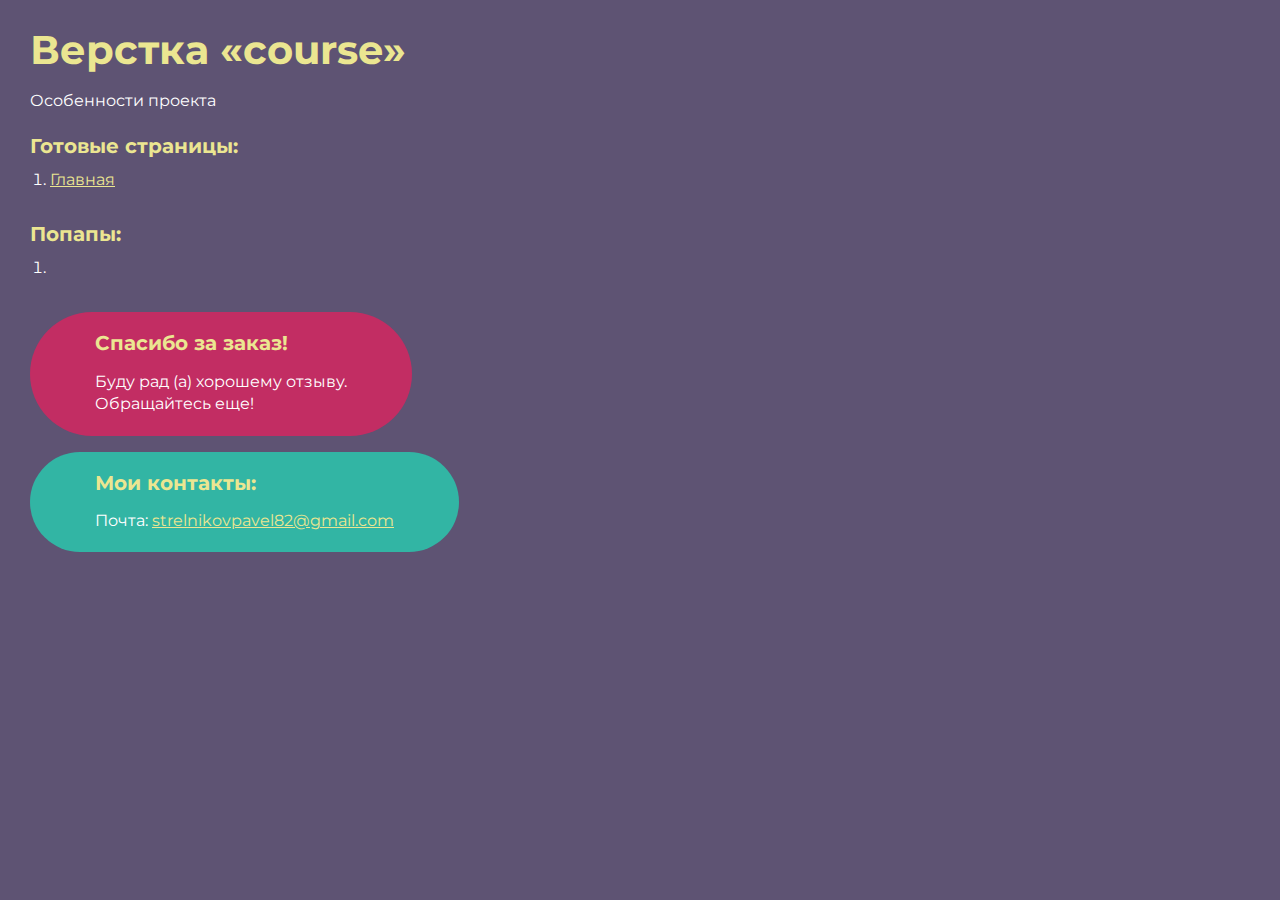
<file: index.html>
<!DOCTYPE html>
<html>

<head>
	<meta charset="UTF-8">
	<meta name="viewport" content="width=device-width, initial-scale=1.0">
	<title>Верстка «course»</title>
</head>

<body>
	<div class="rootpage">
		<h1>Верстка «course»</h1>
		<div class="rootpage__info">
			Особенности проекта
		</div>
		<h2>Готовые страницы:</h2>
		<ol class="rootpage__list">
			<li><a target="_blank" href="home.html">Главная</a></li>
		</ol>
		<h2>Попапы:</h2>
		<ol class="rootpage__list">
			<li><a target="_blank" href="home.html#"></a></li>
		</ol>
		<div class="rootpage__tnx">
			<h2>Спасибо за заказ!</h2>
			<p>Буду рад (а) хорошему отзыву.</p>
			<p>Обращайтесь еще!</p>
		</div>
		<div class="rootpage__contacts">
			<h2>Мои контакты:</h2>
			<p>Почта: <a href="mailto:email@gmail.com">strelnikovpavel82@gmail.com</a></p>
		</div>
	</div>
</body>
<style>
	@charset "UTF-8";
	@import url("https://fonts.googleapis.com/css?family=Montserrat:regular,700&display=swap");

	*,
	*::before,
	*::after {
		padding: 0px;
		margin: 0px;
		border: 0px;
		box-sizing: border-box;
	}

	html,
	body {
		height: 100%;
		margin: 0;
		padding: 0;
		min-width: 320px;
		width: 100%;
		color: #fff;
		background-color: #5e5373;
	}

	body {
		font-family: Montserrat;
		font-size: 100%;
		line-height: 1;
		font-size: 1rem;
	}

	a {
		text-decoration: underline;
		color: #ebe691
	}

	a:visited {
		text-decoration: underline;
		color: #aaa768;
	}

	a:hover {
		text-decoration: none;
	}

	ul li {
		list-style: none;
	}

	img {
		vertical-align: top;
	}

	.wrapper {
		width: 100%;
		min-height: 100%;
		overflow: hidden;
	}

	.rootpage {
		padding: 30px;
		display: flex;
		flex-direction: column;
		align-items: flex-start;
	}

	@media (max-width: 767px) {
		.rootpage {
			padding: 30px 15px;
		}
	}

	h1 {
		color: #ebe691;
		font-size: 2.5rem;
		margin: 0px 0px 1.25rem 0px;
	}

	@media (max-width: 767px) {
		h1 {
			font-size: 1.85rem;
			margin: 0px 0px 1.25rem 0px;
		}
	}

	h2 {
		color: #ebe691;
		font-size: 1.25rem;
		margin: 0px 0px 1rem 0px;
	}

	@media (max-width: 767px) {
		h2 {
			font-size: 1.125rem;
			margin: 0px 0px 1rem 0px;
		}
	}

	.rootpage__info {
		line-height: 140%;
		margin: 0px 0px 1.5rem 0px;
	}

	.rootpage__list {
		margin: 0px 0px 2.25rem 1.25rem;
	}

	.rootpage__list li:not(:last-child) {
		margin: 0px 0px 15px 0px;
	}

	.rootpage__contacts,
	.rootpage__tnx {
		border-radius: 200px;
		padding: 20px 65px;
		line-height: 140%;
	}

	@media (max-width: 767px) {

		.rootpage__contacts,
		.rootpage__tnx {
			border-radius: 40px;
			padding: 20px;
		}
	}

	.rootpage__contacts {
		background: #32b5a4;

	}

	.rootpage__contacts a {
		color: #ebe691;
	}

	.rootpage__tnx {
		background: #c22d63;
		margin: 0px 0px 1rem 0px;
	}
</style>

</html>
</file>
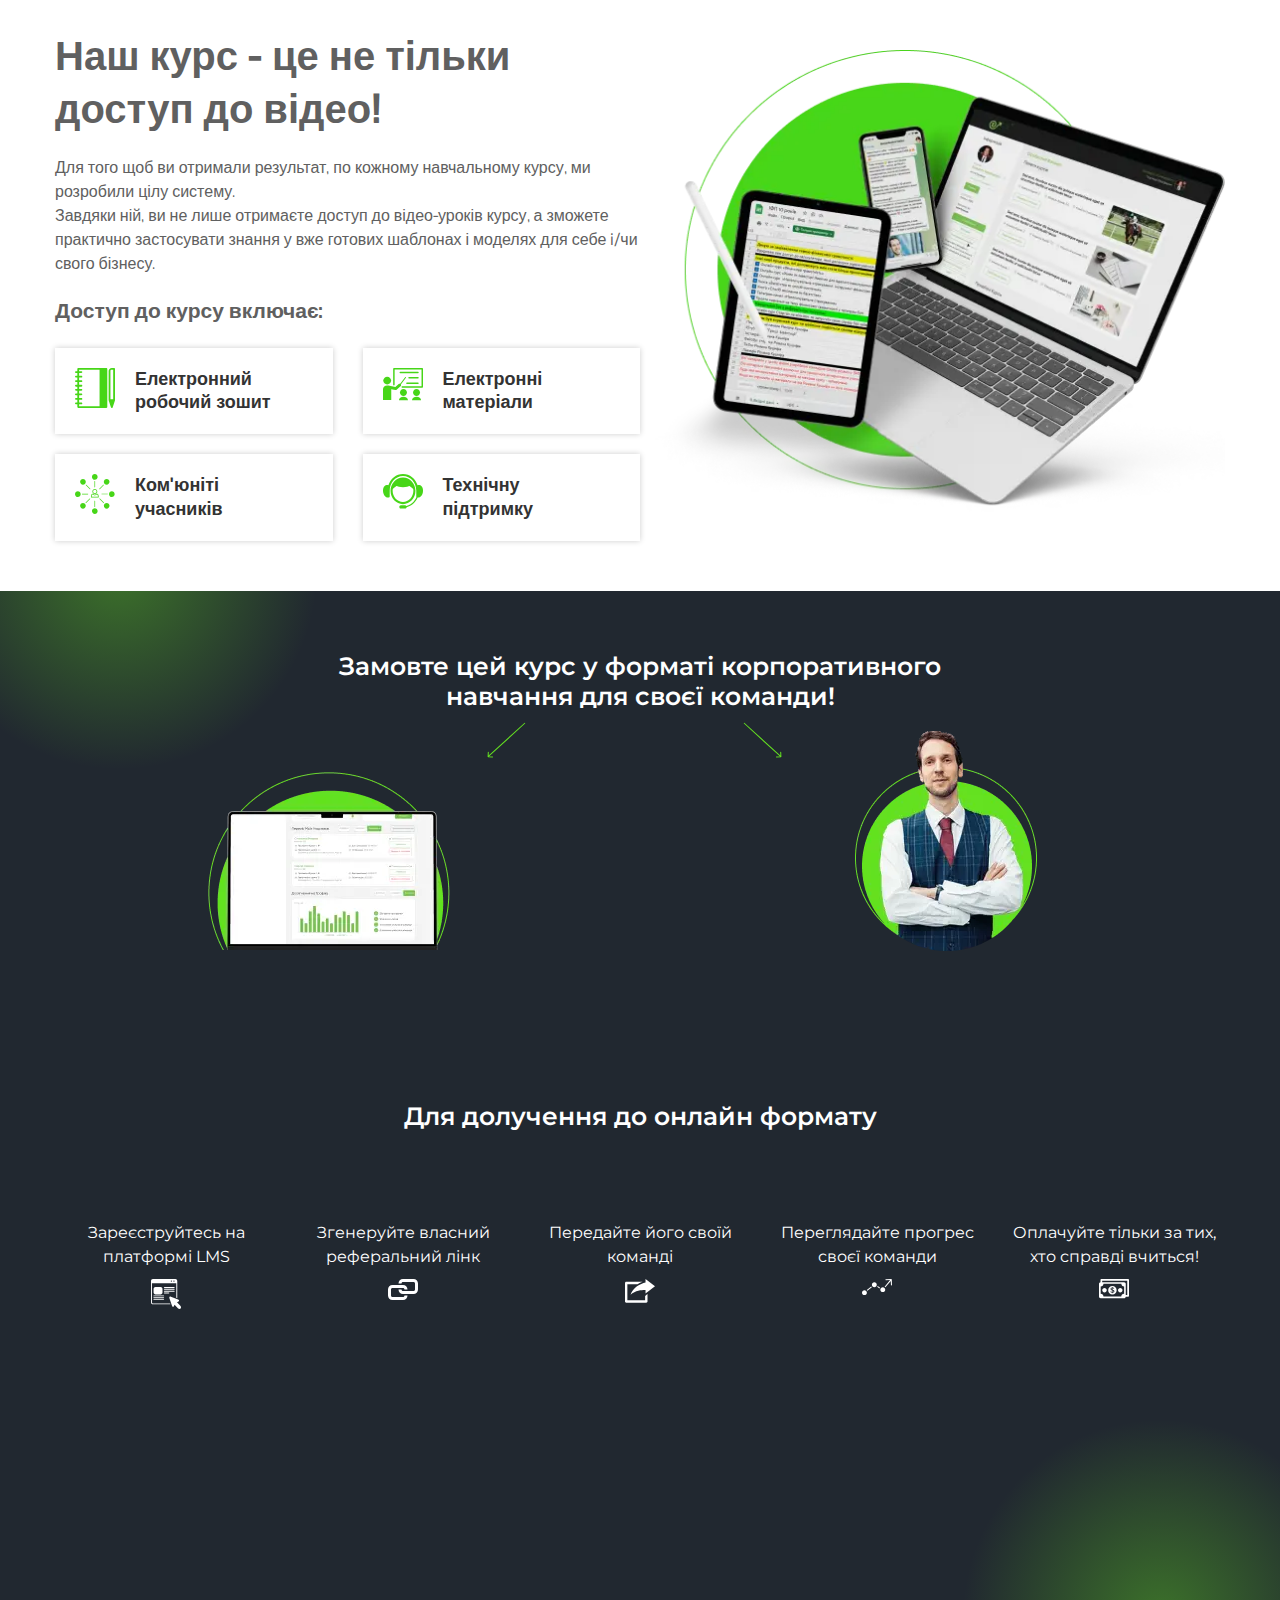
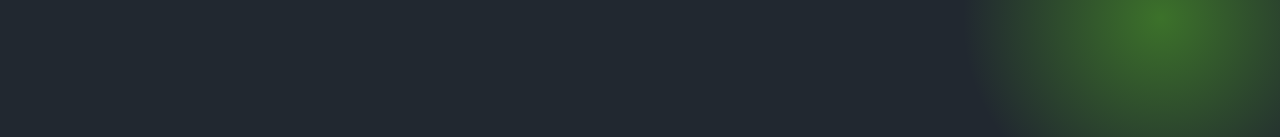
<file: home.html>
<!DOCTYPE html>
<html lang="ru">

<head>
	<title>Page</title>
	<meta charset="UTF-8">
	<!-- <meta name="format-detection" content="telephone=no"> -->
	<link rel="stylesheet" href="css/style.min.css?_v=20220211095403">
	<!-- <meta name="robots" content="noindex, nofollow"> -->
	<meta name="viewport" content="width=device-width, initial-scale=1.0">
</head>

<body>
	<div class="wrapper">
		<main class="page">
			<section class="course">
				<div class="course__container">
					<div class="course__body">
						<div class="course__content content-course">
							<h3 class="content-course__title _anim-items _anim-no-hide">Наш курс - це не тільки доступ до відео!
							</h3>
							<div class="content-course__text _anim-items _anim-no-hide">
								<p>Для того щоб ви отримали результат, по кожному навчальному курсу, ми розробили цілу систему.
								</p>
								<p>Завдяки ній, ви не лише отримаєте доступ до відео-уроків курсу, а зможете практично
									застосувати знання у вже готових шаблонах і моделях для себе i/чи свого бізнесу.
							</div>
							</p>
							<div class="content-course__features">
								<div class="content-course__label _anim-items _anim-no-hide">Доступ до курсу включає:</div>
								<div class="content-course__items">
									<div class="content-course__item item-content-course _anim-items _anim-no-hide">
										<div class="item-content-course__icon">
											<img src="img/block-1/icons/01.svg?_v=1644566043221" alt="">
										</div>
										<div class="item-content-course__caption">Електронний робочий зошит</div>
									</div>
									<div class="content-course__item item-content-course _anim-items _anim-no-hide">
										<div class="item-content-course__icon">
											<img src="img/block-1/icons/02.svg?_v=1644566043221" alt="">
										</div>
										<div class="item-content-course__caption">Електронні матеріали</div>
									</div>
									<div class="content-course__item item-content-course _anim-items _anim-no-hide">
										<div class="item-content-course__icon">
											<img src="img/block-1/icons/03.svg?_v=1644566043221" alt="">
										</div>
										<div class="item-content-course__caption">Ком'юніті учасників</div>
									</div>
									<div class="content-course__item item-content-course _anim-items _anim-no-hide">
										<div class="item-content-course__icon">
											<img src="img/block-1/icons/04.svg?_v=1644566043221" alt="">
										</div>
										<div class="item-content-course__caption">Технічну підтримку</div>
									</div>
								</div>
							</div>
						</div>
						<div class="course__img _anim-items _anim-no-hide">
							<picture><source srcset="img/block-1/mainimg.webp" type="image/webp"><img src="img/block-1/mainimg.png?_v=1644566043221" alt="Картинка"></picture>
						</div>
					</div>
				</div>
			</section>
			<div class="order">
				<span class="circle-1"></span>
				<div class="order__container">
					<section class="training">
						<h3 class="training__title title _anim-items _anim-no-hide">Замовте цей курс у
							форматі корпоративного навчання для своєї
							команди! </h3>
						<div class="training__body">
							<div class="training__column column-training">
								<div class="column-training__img _anim-items _anim-no-hide">
									<picture><source srcset="img/block-2/01.webp" type="image/webp"><img src="img/block-2/01.png?_v=1644566043221" alt=""></picture>
								</div>
								<div class="column-training__caption _anim-items _anim-no-hide">
									<span></span>
									У онлайн форматі - відслідковуючи в особистому кабінеті прогрес своєї команди
								</div>
							</div>
							<div class="training__column column-training">
								<div class="column-training__img _anim-items _anim-no-hide">
									<picture><source srcset="img/block-2/02.webp" type="image/webp"><img src="img/block-2/02.png?_v=1644566043221" alt=""></picture>
								</div>
								<div class="column-training__caption _anim-items _anim-no-hide">
									<span></span>
									Як тренінг на живо від автора курсу
								</div>
							</div>
						</div>
					</section>
					<section class="online">
						<h3 class="online__title title">Для долучення до онлайн формату</h3>
						<div class="online__body">
							<div class="online__column column-online">
								<div data-gallery class="column-online__number">
									<a href="img/block-2/slidimg.jpg" class="column-online__num column-online__num-first _anim-items _anim-no-hide">
										1
									</a>
									<a href="img/block-2/slidimg.jpg" class="column-online__img">
										<picture><source srcset="img/block-2/slidimg.webp" type="image/webp"><img src="img/block-2/slidimg.jpg?_v=1644566043221" alt=""></picture>
									</a>
									<a href="img/block-2/slidimg.jpg" class="column-online__img">
										<picture><source srcset="img/block-2/slidimg.webp" type="image/webp"><img src="img/block-2/slidimg.jpg?_v=1644566043221" alt=""></picture>
									</a>
									<a href="img/block-2/slidimg.jpg" class="column-online__img">
										<picture><source srcset="img/block-2/slidimg.webp" type="image/webp"><img src="img/block-2/slidimg.jpg?_v=1644566043221" alt=""></picture>
									</a>
									<a href="img/block-2/slidimg.jpg" class="column-online__img">
										<picture><source srcset="img/block-2/slidimg.webp" type="image/webp"><img src="img/block-2/slidimg.jpg?_v=1644566043221" alt=""></picture>
									</a>
								</div>
								<div class="column-online__label">Зареєструйтесь на платформі LMS</div>
								<div class="column-online__icon">
									<img src="img/block-2/icons/01.svg?_v=1644566043221" alt="">
								</div>
							</div>
							<div class="online__column column-online">
								<div data-gallery class="column-online__number">
									<a href="img/block-2/slidimg.jpg" class="column-online__num column-online__num-second _anim-items _anim-no-hide">
										2
									</a>
									<a href="img/block-2/slidimg.jpg" class="column-online__img">
										<picture><source srcset="img/block-2/slidimg.webp" type="image/webp"><img src="img/block-2/slidimg.jpg?_v=1644566043221" alt=""></picture>
									</a>
									<a href="img/block-2/slidimg.jpg" class="column-online__img">
										<picture><source srcset="img/block-2/slidimg.webp" type="image/webp"><img src="img/block-2/slidimg.jpg?_v=1644566043221" alt=""></picture>
									</a>
									<a href="img/block-2/slidimg.jpg" class="column-online__img">
										<picture><source srcset="img/block-2/slidimg.webp" type="image/webp"><img src="img/block-2/slidimg.jpg?_v=1644566043221" alt=""></picture>
									</a>
									<a href="img/block-2/slidimg.jpg" class="column-online__img">
										<picture><source srcset="img/block-2/slidimg.webp" type="image/webp"><img src="img/block-2/slidimg.jpg?_v=1644566043221" alt=""></picture>
									</a>
								</div>
								<div class="column-online__label">Згенеруйте власний реферальний лінк
								</div>
								<div class="column-online__icon">
									<img src="img/block-2/icons/02.svg?_v=1644566043221" alt="">
								</div>
							</div>
							<div class="online__column column-online">
								<div data-gallery class="column-online__number">
									<a href="img/block-2/slidimg.jpg" class="column-online__num column-online__num-three _anim-items _anim-no-hide">
										3
									</a>
									<a href="img/block-2/slidimg.jpg" class="column-online__img">
										<picture><source srcset="img/block-2/slidimg.webp" type="image/webp"><img src="img/block-2/slidimg.jpg?_v=1644566043221" alt=""></picture>
									</a>
									<a href="img/block-2/slidimg.jpg" class="column-online__img">
										<picture><source srcset="img/block-2/slidimg.webp" type="image/webp"><img src="img/block-2/slidimg.jpg?_v=1644566043221" alt=""></picture>
									</a>
									<a href="img/block-2/slidimg.jpg" class="column-online__img">
										<picture><source srcset="img/block-2/slidimg.webp" type="image/webp"><img src="img/block-2/slidimg.jpg?_v=1644566043221" alt=""></picture>
									</a>
									<a href="img/block-2/slidimg.jpg" class="column-online__img">
										<picture><source srcset="img/block-2/slidimg.webp" type="image/webp"><img src="img/block-2/slidimg.jpg?_v=1644566043221" alt=""></picture>
									</a>
								</div>
								<div class="column-online__label">Передайте його своїй команді</div>
								<div class="column-online__icon">
									<img src="img/block-2/icons/03.svg?_v=1644566043221" alt="">
								</div>
							</div>
							<div class="online__column column-online">
								<div data-gallery class="column-online__number">
									<a href="img/block-2/slidimg.jpg" class="column-online__num column-online__num-four _anim-items _anim-no-hide">
										4
									</a>
									<a href="img/block-2/slidimg.jpg" class="column-online__img">
										<picture><source srcset="img/block-2/slidimg.webp" type="image/webp"><img src="img/block-2/slidimg.jpg?_v=1644566043221" alt=""></picture>
									</a>
									<a href="img/block-2/slidimg.jpg" class="column-online__img">
										<picture><source srcset="img/block-2/slidimg.webp" type="image/webp"><img src="img/block-2/slidimg.jpg?_v=1644566043221" alt=""></picture>
									</a>
									<a href="img/block-2/slidimg.jpg" class="column-online__img">
										<picture><source srcset="img/block-2/slidimg.webp" type="image/webp"><img src="img/block-2/slidimg.jpg?_v=1644566043221" alt=""></picture>
									</a>
									<a href="img/block-2/slidimg.jpg" class="column-online__img">
										<picture><source srcset="img/block-2/slidimg.webp" type="image/webp"><img src="img/block-2/slidimg.jpg?_v=1644566043221" alt=""></picture>
									</a>
								</div>
								<div class="column-online__label">Переглядайте прогрес своєї команди </div>
								<div class="column-online__icon">
									<img src="img/block-2/icons/04.svg?_v=1644566043221" alt="">
								</div>
							</div>
							<div class="online__column column-online">
								<div data-gallery class="column-online__number">
									<a href="img/block-2/slidimg.jpg" class="column-online__num  column-online__num-last _anim-items _anim-no-hide">
										5
									</a>
									<a href="img/block-2/slidimg.jpg" class="column-online__img">
										<picture><source srcset="img/block-2/slidimg.webp" type="image/webp"><img src="img/block-2/slidimg.jpg?_v=1644566043221" alt=""></picture>
									</a>
									<a href="img/block-2/slidimg.jpg" class="column-online__img">
										<picture><source srcset="img/block-2/slidimg.webp" type="image/webp"><img src="img/block-2/slidimg.jpg?_v=1644566043221" alt=""></picture>
									</a>
									<a href="img/block-2/slidimg.jpg" class="column-online__img">
										<picture><source srcset="img/block-2/slidimg.webp" type="image/webp"><img src="img/block-2/slidimg.jpg?_v=1644566043221" alt=""></picture>
									</a>
									<a href="img/block-2/slidimg.jpg" class="column-online__img">
										<picture><source srcset="img/block-2/slidimg.webp" type="image/webp"><img src="img/block-2/slidimg.jpg?_v=1644566043221" alt=""></picture>
									</a>
								</div>
								<div class="column-online__label">Оплачуйте тільки за тих, хто справді вчиться!</div>
								<div class="column-online__icon">
									<img src="img/block-2/icons/05.svg?_v=1644566043221" alt="">
								</div>
							</div>
						</div>
					</section>
					<section class="details">
						<div class="details__content _anim-items _anim-no-hide">
							<h5 class="details__title title">Хочете довідатись деталі?</h5>
							<div class="details__subtitle">Або уточнити можливості проведення корпоративного тренінгу на тему
								курсу?</div>
							<div class="details__text">Переходьте у наш чат-бот - <a href="#">тисніть</a></div>
							<a href="#" class="details__button button">Корпоративне навчання</a>
							<div class="details__lead">Оператор розповість усі деталі</div>
						</div>
						<div class="details__slider slider-details _anim-items _anim-no-hide">
							<div class="slider-details__body">
								<div class="slider-details__swiper">
									<div class="slider-details__slide">
										<div class="slider-details__img">
											<picture><source srcset="img/block-2/slidimg.webp" type="image/webp"><img src="img/block-2/slidimg.jpg?_v=1644566043221" alt=""></picture>
										</div>
									</div>
									<div class="slider-details__slide">
										<div class="slider-details__img">
											<picture><source srcset="img/block-2/slidimg.webp" type="image/webp"><img src="img/block-2/slidimg.jpg?_v=1644566043221" alt=""></picture>
										</div>
									</div>
									<div class="slider-details__slide">
										<div class="slider-details__img">
											<picture><source srcset="img/block-2/slidimg.webp" type="image/webp"><img src="img/block-2/slidimg.jpg?_v=1644566043221" alt=""></picture>
										</div>
									</div>
									<div class="slider-details__slide">
										<div class="slider-details__img">
											<picture><source srcset="img/block-2/slidimg.webp" type="image/webp"><img src="img/block-2/slidimg.jpg?_v=1644566043221" alt=""></picture>
										</div>
									</div>
									<div class="slider-details__slide">
										<div class="slider-details__img">
											<picture><source srcset="img/block-2/slidimg.webp" type="image/webp"><img src="img/block-2/slidimg.jpg?_v=1644566043221" alt=""></picture>
										</div>
									</div>
									<div class="slider-details__slide">
										<div class="slider-details__img">
											<picture><source srcset="img/block-2/slidimg.webp" type="image/webp"><img src="img/block-2/slidimg.jpg?_v=1644566043221" alt=""></picture>
										</div>
									</div>
								</div>
							</div>
							<div class="slider-details__navigation">
								<button class="slider-details__arrow slider-details__arrow-prev">
									<img src="img/icons/p-left.svg?_v=1644566043221" alt="назад">
								</button>
								<button class="slider-details__arrow slider-details__arrow-next">
									<img src="img/icons/p-right.svg?_v=1644566043221" alt="вперед">
								</button>
							</div>
						</div>
					</section>
				</div>
				<span class="circle-2"></span>
			</div>
		</main>
	</div>
	<script src="js/app.min.js?_v=20220211095403"></script>
</body>

</html>
</file>
<file: css/style.min.css>
@charset "UTF-8";@import url(https://fonts.googleapis.com/css?family=Montserrat:regular,600&display=swap);@import url(https://fonts.googleapis.com/css?family=Exo:regular,600,700&display=swap);*{padding:0;margin:0;border:0}*,:after,:before{-webkit-box-sizing:border-box;box-sizing:border-box}body,html{height:100%;min-width:320px}body{color:#fff;line-height:1;font-family:Montserrat;font-size:1rem;-ms-text-size-adjust:100%;-moz-text-size-adjust:100%;-webkit-text-size-adjust:100%;-webkit-font-smoothing:antialiased;-moz-osx-font-smoothing:grayscale}button,input,textarea{font-family:Montserrat;font-size:inherit}button{cursor:pointer;color:inherit;background-color:inherit}a{color:inherit}a:link,a:visited{text-decoration:none}a:hover{text-decoration:none}ul li{list-style:none}img{vertical-align:top}h1,h2,h3,h4,h5,h6{font-weight:inherit;font-size:inherit}.lock body{overflow:hidden;-ms-touch-action:none;touch-action:none}.wrapper{min-height:100%;display:-webkit-box;display:-ms-flexbox;display:flex;-webkit-box-orient:vertical;-webkit-box-direction:normal;-ms-flex-direction:column;flex-direction:column;overflow:hidden}.wrapper>main{-webkit-box-flex:1;-ms-flex:1 1 auto;flex:1 1 auto;padding-top:30px}.wrapper>*{min-width:0}[class*=__container]{max-width:73.125rem;-webkit-box-sizing:content-box;box-sizing:content-box;margin:0 auto;padding:0 .9375rem}.button{display:-webkit-inline-box;display:-ms-inline-flexbox;display:inline-flex;padding:0 0;background:#64e021;border-radius:5px;-webkit-transition:all .3s ease 0s;-o-transition:all .3s ease 0s;transition:all .3s ease 0s}.button._fw{width:100%}[class*=-ibg]{position:relative}[class*=-ibg] img{position:absolute;width:100%;height:100%;top:0;left:0;-o-object-fit:cover;object-fit:cover}[class*=-ibg_contain] img{-o-object-fit:contain;object-fit:contain}.title{font-weight:600;font-size:1.5625rem;line-height:1.2;font-family:Montserrat,sans-serif}.course{margin-bottom:50px}.course__img{opacity:0;visibility:hidden;-webkit-transform:scale(0);-ms-transform:scale(0);transform:scale(0)}.course__img img{max-width:100%}.course__img._active{opacity:1;visibility:visible;-webkit-transform:scale(1);-ms-transform:scale(1);transform:scale(1);-webkit-transition:all .9s ease .4s;-o-transition:all .9s ease .4s;transition:all .9s ease .4s}.content-course{display:-webkit-box;display:-ms-flexbox;display:flex;-webkit-box-orient:vertical;-webkit-box-direction:normal;-ms-flex-direction:column;flex-direction:column}.content-course :last-child{margin:0}.content-course__title{color:#606060;line-height:1.325;margin-bottom:20px;font-weight:700;font-family:Exo,sans-serif;-webkit-transform:translateY(-100%);-ms-transform:translateY(-100%);transform:translateY(-100%);opacity:0;visibility:hidden}.content-course__title._active{opacity:1;visibility:visible;-webkit-transform:translateY(0);-ms-transform:translateY(0);transform:translateY(0);-webkit-transition:all .8s ease 0s;-o-transition:all .8s ease 0s;transition:all .8s ease 0s}.content-course__text{color:#606060;font-weight:400;font-size:1rem;line-height:150%;font-family:Exo,sans-serif;margin-bottom:20px;-webkit-transform:translateY(-100%);-ms-transform:translateY(-100%);transform:translateY(-100%);opacity:0;visibility:hidden}.content-course__text._active{opacity:1;visibility:visible;-webkit-transform:translateY(0);-ms-transform:translateY(0);transform:translateY(0);-webkit-transition:all .8s ease 0s;-o-transition:all .8s ease 0s;transition:all .8s ease 0s}.content-course__label{color:#606060;font-family:Exo,sans-serif;font-weight:700;font-size:1.3125rem;line-height:150%;margin-bottom:20px;opacity:0;visibility:hidden}.content-course__label._active{opacity:1;visibility:visible;-webkit-transition:all .8s ease 1s;-o-transition:all .8s ease 1s;transition:all .8s ease 1s}.content-course__items{display:-ms-grid;display:grid;grid-template-columns:repeat(auto-fit,minmax(250px,1fr))}.item-content-course{background:#fff;-webkit-box-shadow:0 0 6px rgba(0,0,0,.2);box-shadow:0 0 6px rgba(0,0,0,.2);display:-webkit-box;display:-ms-flexbox;display:flex;padding:20px 26px 20px 20px;opacity:0;visibility:hidden;-webkit-transform:scale(0);-ms-transform:scale(0);transform:scale(0)}.item-content-course._active{opacity:1;visibility:visible;-webkit-transform:scale(1);-ms-transform:scale(1);transform:scale(1)}.item-content-course._active:first-child{-webkit-transition:all .8s ease .8s;-o-transition:all .8s ease .8s;transition:all .8s ease .8s}.item-content-course._active:nth-child(2){-webkit-transition:all .8s ease .7s;-o-transition:all .8s ease .7s;transition:all .8s ease .7s}.item-content-course._active:nth-child(3){-webkit-transition:all .8s ease .5s;-o-transition:all .8s ease .5s;transition:all .8s ease .5s}.item-content-course._active:last-child{-webkit-transition:all .8s ease .2s;-o-transition:all .8s ease .2s;transition:all .8s ease .2s}.item-content-course__icon{margin-right:20px}.item-content-course__caption{color:#333;font-family:Exo,sans-serif;line-height:130%;font-weight:600;font-size:1.125rem}.order{background:#212830;position:relative;overflow:hidden}.training{position:relative;z-index:2;margin-bottom:60px}.training__title{max-width:636px;text-align:center;margin:0 auto 20px auto;position:relative;opacity:0;visibility:hidden;-webkit-transform:translateY(-90%);-ms-transform:translateY(-90%);transform:translateY(-90%)}.training__title::before{content:"";position:absolute;bottom:-90%;left:26%;background:url(../img/block-2/icons/arrow-left.svg) left no-repeat;width:50px;height:50px;opacity:0;visibility:hidden}.training__title::after{content:"";position:absolute;bottom:-90%;right:26%;background:url(../img/block-2/icons/arrow-right.svg) left no-repeat;width:50px;height:50px;opacity:0;visibility:hidden}.training__title._active{-webkit-transform:translateY(0);-ms-transform:translateY(0);transform:translateY(0);opacity:1;visibility:visible;-webkit-transition:all .8s ease .2s;-o-transition:all .8s ease .2s;transition:all .8s ease .2s}.training__title._active::before{opacity:1;visibility:visible;-webkit-transition:all .8s ease .9s;-o-transition:all .8s ease .9s;transition:all .8s ease .9s}.training__title._active::after{opacity:1;visibility:visible;-webkit-transition:all .8s ease .9s;-o-transition:all .8s ease .9s;transition:all .8s ease .9s}.training__body{display:-webkit-box;display:-ms-flexbox;display:flex;-webkit-box-align:start;-ms-flex-align:start;align-items:start;-webkit-box-pack:justify;-ms-flex-pack:justify;justify-content:space-between;-webkit-column-gap:30px;-moz-column-gap:30px;column-gap:30px;max-width:990px;padding:0 15px;margin:0 auto}.training__column{max-width:351px}.training__column:first-child{margin-top:25px}.column-training{display:-webkit-box;display:-ms-flexbox;display:flex;-webkit-box-orient:vertical;-webkit-box-direction:normal;-ms-flex-direction:column;flex-direction:column;-webkit-box-align:center;-ms-flex-align:center;align-items:center;-webkit-box-pack:end;-ms-flex-pack:end;justify-content:flex-end}.column-training__img{margin:0 auto 21px auto;-webkit-transform:translateY(-20%);-ms-transform:translateY(-20%);transform:translateY(-20%);opacity:0;visibility:hidden}.column-training__img img{max-width:100%}.column-training__img._active{opacity:1;visibility:visible;-webkit-transform:translateY(0);-ms-transform:translateY(0);transform:translateY(0);-webkit-transition:all .8s ease 1.1s;-o-transition:all .8s ease 1.1s;transition:all .8s ease 1.1s}.column-training__caption{text-align:center;font-weight:600;font-size:18px;line-height:130%;position:relative;-webkit-transform:translateY(-20%);-ms-transform:translateY(-20%);transform:translateY(-20%);opacity:0;visibility:hidden}.column-training__caption span{position:absolute;top:0;left:0;width:18px;height:18px;border-radius:50%;background:rgba(100,224,33,.2);-webkit-transform:translate(-60%,-60%);-ms-transform:translate(-60%,-60%);transform:translate(-60%,-60%)}.column-training__caption span::before{content:"";position:absolute;left:-74%;top:-73%;width:44px;height:44px;border-radius:50%;background:rgba(100,224,33,.11);-webkit-animation:first 5s ease 0s infinite normal;animation:first 5s ease 0s infinite normal}.column-training__caption span::after{content:"";position:absolute;left:-143%;top:-147%;width:70px;height:70px;border-radius:50%;background:rgba(100,224,33,.1);-webkit-animation:last 6s ease 0s infinite normal;animation:last 6s ease 0s infinite normal}@-webkit-keyframes first{0%{-webkit-transform:scale(.2);transform:scale(.2)}100%{-webkit-transform:scale(1);transform:scale(1)}}@keyframes first{0%{-webkit-transform:scale(.2);transform:scale(.2)}100%{-webkit-transform:scale(1);transform:scale(1)}}@-webkit-keyframes last{0%{-webkit-transform:scale(.2);transform:scale(.2)}100%{-webkit-transform:scale(1);transform:scale(1)}}@keyframes last{0%{-webkit-transform:scale(.2);transform:scale(.2)}100%{-webkit-transform:scale(1);transform:scale(1)}}.column-training__caption._active{opacity:1;visibility:visible;-webkit-transform:translateY(0);-ms-transform:translateY(0);transform:translateY(0);-webkit-transition:all .8s ease 1.3s;-o-transition:all .8s ease 1.3s;transition:all .8s ease 1.3s}.circle-1{background:-o-radial-gradient(50% 50%,50% 50%,#64e021 0,rgba(100,224,33,0) 100%);background:radial-gradient(50% 50% at 50% 50%,#64e021 0,rgba(100,224,33,0) 100%);opacity:.4;position:absolute;left:0;top:0;width:397px;height:397px;-webkit-transform:translate(-20%,-55%);-ms-transform:translate(-20%,-55%);transform:translate(-20%,-55%);-webkit-animation:circle_1 15s ease 0s infinite alternate;animation:circle_1 15s ease 0s infinite alternate}.circle-2{background:-o-radial-gradient(50% 50%,50% 50%,#64e021 0,rgba(100,224,33,0) 100%);background:radial-gradient(50% 50% at 50% 50%,#64e021 0,rgba(100,224,33,0) 100%);opacity:.4;position:absolute;bottom:0;right:0;width:397px;height:397px;-webkit-transform:translate(20%,20%);-ms-transform:translate(20%,20%);transform:translate(20%,20%);-webkit-animation:circle_2 15s ease 0s infinite alternate;animation:circle_2 15s ease 0s infinite alternate}@-webkit-keyframes circle_1{0%{top:0}100%{top:90%}}@keyframes circle_1{0%{top:0}100%{top:90%}}@-webkit-keyframes circle_2{0%{bottom:0}100%{bottom:90%}}@keyframes circle_2{0%{bottom:0}100%{bottom:90%}}.online{margin-bottom:60px;position:relative;z-index:2}.online__title{text-align:center;max-width:475px;margin:0 auto 30px auto}.online__body{display:-ms-grid;display:grid;-ms-grid-columns:1fr 1fr 1fr 1fr 1fr;grid-template-columns:1fr 1fr 1fr 1fr 1fr;-webkit-box-pack:justify;-ms-flex-pack:justify;justify-content:space-between;-webkit-column-gap:15px;-moz-column-gap:15px;column-gap:15px;row-gap:40px}.column-online{display:-webkit-box;display:-ms-flexbox;display:flex;-webkit-box-orient:vertical;-webkit-box-direction:normal;-ms-flex-direction:column;flex-direction:column;-webkit-box-align:center;-ms-flex-align:center;align-items:center;text-align:center}.column-online__num{width:40px;height:40px;border-radius:50%;border:1px solid #64e021;display:-webkit-box;display:-ms-flexbox;display:flex;-webkit-box-align:center;-ms-flex-align:center;align-items:center;-webkit-box-pack:center;-ms-flex-pack:center;justify-content:center;font-weight:700;font-size:16px;color:#64e021;background-color:#212830;position:relative;z-index:2;cursor:pointer;opacity:0;visibility:hidden;-webkit-transform:scale(0);-ms-transform:scale(0);transform:scale(0)}.column-online__num._active{opacity:1;visibility:visible;-webkit-transform:scale(1);-ms-transform:scale(1);transform:scale(1)}.column-online__num-first{-webkit-transition:all .6s ease 0s;-o-transition:all .6s ease 0s;transition:all .6s ease 0s}.column-online__num-second{-webkit-transition:all .6s ease .3s;-o-transition:all .6s ease .3s;transition:all .6s ease .3s}.column-online__num-three{-webkit-transition:all .6s ease .6s;-o-transition:all .6s ease .6s;transition:all .6s ease .6s}.column-online__num-four{-webkit-transition:all .6s ease .9s;-o-transition:all .6s ease .9s;transition:all .6s ease .9s}.column-online__num-last{-webkit-transition:all .6s ease 1.1s;-o-transition:all .6s ease 1.1s;transition:all .6s ease 1.1s}.column-online__num-last::after{display:none!important}.column-online__num:hover{-webkit-box-shadow:0 0 20px rgba(100,224,33,.2);box-shadow:0 0 20px rgba(100,224,33,.2);background-color:#64e021;color:#212830;-webkit-transform:scale(1.1);-ms-transform:scale(1.1);transform:scale(1.1);-webkit-transition:all .3s ease 0s;-o-transition:all .3s ease 0s;transition:all .3s ease 0s}.column-online__num:hover::after{-webkit-transform:scale(1)!important;-ms-transform:scale(1)!important;transform:scale(1)!important}.column-online__num::after{content:"";position:absolute;display:block;top:50%;-webkit-transform:translateY(-50%);-ms-transform:translateY(-50%);transform:translateY(-50%);left:100%;width:200px;height:1px;background-color:rgba(100,224,33,.2);z-index:-1}.column-online__img{display:none}.column-online__label{margin-bottom:10px;font-weight:400;font-size:16px;line-height:150%;max-width:216px}.details{display:-webkit-box;display:-ms-flexbox;display:flex;-webkit-box-align:center;-ms-flex-align:center;align-items:center;-webkit-column-gap:30px;-moz-column-gap:30px;column-gap:30px;position:relative;z-index:2}.details__content{display:-webkit-box;display:-ms-flexbox;display:flex;-webkit-box-orient:vertical;-webkit-box-direction:normal;-ms-flex-direction:column;flex-direction:column;-webkit-box-pack:center;-ms-flex-pack:center;justify-content:center;-webkit-box-align:start;-ms-flex-align:start;align-items:start;-webkit-box-flex:0;-ms-flex:0 1 50%;flex:0 1 50%;-webkit-transform:translateX(-150%);-ms-transform:translateX(-150%);transform:translateX(-150%);opacity:0;visibility:hidden}.details__content :last-child{margin:0}.details__content._active{opacity:1;visibility:visible;-webkit-transform:translateX(0);-ms-transform:translateX(0);transform:translateX(0);-webkit-transition:all 1s ease 0s;-o-transition:all 1s ease 0s;transition:all 1s ease 0s}.details__title{margin-bottom:10px;text-align:left}.details__subtitle{margin-bottom:20px;font-weight:600;font-size:18px;line-height:130%}.details__text{font-weight:400;font-size:16px;line-height:130%;margin-bottom:20px}.details__text a{color:#64e021;position:relative;display:inline-block}.details__text a::after{content:"";position:absolute;left:120%;top:5px;width:70px;height:69px;background:url(../img/block-2/icons/arrow.svg) right no-repeat}.details__button{font-weight:600;font-size:17px;line-height:1.2352941176;text-align:center;padding:15px 23px;margin-bottom:20px}.details__lead{font-weight:400;font-size:16px;line-height:130%}.details__slider{min-width:0;-webkit-box-flex:0;-ms-flex:0 1 50%;flex:0 1 50%;min-height:0;-webkit-transform:translateX(150%);-ms-transform:translateX(150%);transform:translateX(150%);opacity:0;visibility:hidden}.details__slider._active{opacity:1;visibility:visible;-webkit-transform:translateX(0);-ms-transform:translateX(0);transform:translateX(0);-webkit-transition:all 1s ease 0s;-o-transition:all 1s ease 0s;transition:all 1s ease 0s}.slider-details{position:relative}.slider-details__slide{position:relative}.slider-details__img{width:100%;padding-bottom:54%}.slider-details__img img{position:absolute;width:100%;height:100%;top:0;left:0;-o-object-fit:cover;object-fit:cover}.slider-details__navigation{position:absolute;top:50%;-webkit-transform:translateY(-50%);-ms-transform:translateY(-50%);transform:translateY(-50%);display:-webkit-box;display:-ms-flexbox;display:flex;-webkit-box-align:center;-ms-flex-align:center;align-items:center;-webkit-box-pack:justify;-ms-flex-pack:justify;justify-content:space-between;z-index:3;width:100%;padding:0 10px}.slider-details__arrow{width:30px;min-height:30px;border-radius:50%;display:-webkit-box;display:-ms-flexbox;display:flex;-webkit-box-align:center;-ms-flex-align:center;align-items:center;-webkit-box-pack:center;-ms-flex-pack:center;justify-content:center;background:rgba(33,40,48,.3)}.slider-details__arrow img{width:10px;height:15px}.swiper{overflow:hidden}.swiper-wrapper{width:100%;height:100%;-webkit-box-sizing:content-box;box-sizing:content-box;display:-webkit-box;display:-ms-flexbox;display:flex;position:relative}.swiper-vertical .swiper-wrapper{-webkit-box-orient:vertical;-webkit-box-direction:normal;-ms-flex-direction:column;flex-direction:column}.swiper-autoheight .swiper-wrapper{-webkit-box-align:start;-ms-flex-align:start;align-items:flex-start}.swiper-initialized .swiper-slide{-ms-flex-negative:0;flex-shrink:0}.swiper-android .swiper-slide,.swiper-android .swiper-wrapper{-webkit-transform:translate3d(0,0,0);transform:translate3d(0,0,0)}.swiper-button-lock{display:none!important}@font-face{font-family:lg;src:url([data-uri]) format("woff2"),url([data-uri]) format("woff");font-weight:400;font-style:normal;font-display:block}.lg-icon{font-family:lg!important;speak:never;font-style:normal;font-weight:400;font-variant:normal;text-transform:none;line-height:1;-webkit-font-smoothing:antialiased;-moz-osx-font-smoothing:grayscale}.lg-container{font-family:system-ui,-apple-system,"Segoe UI",Roboto,"Helvetica Neue",Arial,"Noto Sans","Liberation Sans",sans-serif,"Apple Color Emoji","Segoe UI Emoji","Segoe UI Symbol","Noto Color Emoji"}.lg-next,.lg-prev{background-color:rgba(0,0,0,.45);border-radius:2px;color:#999;cursor:pointer;display:block;font-size:22px;margin-top:-10px;padding:8px 10px 9px;position:absolute;top:50%;z-index:1080;outline:0;border:none}.lg-next.disabled,.lg-prev.disabled{opacity:0!important;cursor:default}.lg-next:hover:not(.disabled),.lg-prev:hover:not(.disabled){color:#fff}.lg-single-item .lg-next,.lg-single-item .lg-prev{display:none}.lg-next{right:20px}.lg-next:before{content:"\e095"}.lg-prev{left:20px}.lg-prev:after{content:"\e094"}@-webkit-keyframes lg-right-end{0%{left:0}50%{left:-30px}100%{left:0}}@keyframes lg-right-end{0%{left:0}50%{left:-30px}100%{left:0}}@-webkit-keyframes lg-left-end{0%{left:0}50%{left:30px}100%{left:0}}@keyframes lg-left-end{0%{left:0}50%{left:30px}100%{left:0}}.lg-outer.lg-right-end .lg-object{-webkit-animation:lg-right-end .3s;animation:lg-right-end .3s;position:relative}.lg-outer.lg-left-end .lg-object{-webkit-animation:lg-left-end .3s;animation:lg-left-end .3s;position:relative}.lg-toolbar{z-index:1082;left:0;position:absolute;top:0;width:100%}.lg-media-overlap .lg-toolbar{background-image:-webkit-gradient(linear,left bottom,left top,from(rgba(0,0,0,0)),to(rgba(0,0,0,.4)));background-image:-o-linear-gradient(bottom,rgba(0,0,0,0),rgba(0,0,0,.4));background-image:linear-gradient(0deg,rgba(0,0,0,0),rgba(0,0,0,.4))}.lg-toolbar .lg-icon{color:#999;cursor:pointer;float:right;font-size:24px;height:47px;line-height:27px;padding:10px 0;text-align:center;width:50px;text-decoration:none!important;outline:medium none;will-change:color;-webkit-transition:color .2s linear;-o-transition:color .2s linear;transition:color .2s linear;background:0 0;border:none;-webkit-box-shadow:none;box-shadow:none}.lg-toolbar .lg-icon.lg-icon-18{font-size:18px}.lg-toolbar .lg-icon:hover{color:#fff}.lg-toolbar .lg-close:after{content:"\e070"}.lg-toolbar .lg-maximize{font-size:22px}.lg-toolbar .lg-maximize:after{content:"\e90a"}.lg-toolbar .lg-download:after{content:"\e0f2"}.lg-sub-html{color:#eee;font-size:16px;padding:10px 40px;text-align:center;z-index:1080;opacity:0;-webkit-transition:opacity .2s ease-out 0s;-o-transition:opacity .2s ease-out 0s;transition:opacity .2s ease-out 0s}.lg-sub-html h4{margin:0;font-size:13px;font-weight:700}.lg-sub-html p{font-size:12px;margin:5px 0 0}.lg-sub-html a{color:inherit}.lg-sub-html a:hover{text-decoration:underline}.lg-media-overlap .lg-sub-html{background-image:-webkit-gradient(linear,left top,left bottom,from(rgba(0,0,0,0)),to(rgba(0,0,0,.6)));background-image:-o-linear-gradient(top,rgba(0,0,0,0),rgba(0,0,0,.6));background-image:linear-gradient(180deg,rgba(0,0,0,0),rgba(0,0,0,.6))}.lg-item .lg-sub-html{position:absolute;bottom:0;right:0;left:0}.lg-error-msg{font-size:14px;color:#999}.lg-counter{color:#999;display:inline-block;font-size:16px;padding-left:20px;padding-top:12px;height:47px;vertical-align:middle}.lg-closing .lg-next,.lg-closing .lg-prev,.lg-closing .lg-sub-html,.lg-closing .lg-toolbar{opacity:0;-webkit-transition:-webkit-transform .08 cubic-bezier(0,0,.25,1) 0s,opacity .08 cubic-bezier(0,0,.25,1) 0s,color .08 linear;-o-transition:-o-transform .08 cubic-bezier(0,0,.25,1) 0s,opacity .08 cubic-bezier(0,0,.25,1) 0s,color .08 linear;-webkit-transition:opacity .08 cubic-bezier(0,0,.25,1) 0s,color .08 linear,-webkit-transform .08 cubic-bezier(0,0,.25,1) 0s;transition:opacity .08 cubic-bezier(0,0,.25,1) 0s,color .08 linear,-webkit-transform .08 cubic-bezier(0,0,.25,1) 0s;-o-transition:transform .08 cubic-bezier(0,0,.25,1) 0s,opacity .08 cubic-bezier(0,0,.25,1) 0s,color .08 linear;transition:transform .08 cubic-bezier(0,0,.25,1) 0s,opacity .08 cubic-bezier(0,0,.25,1) 0s,color .08 linear;transition:transform .08 cubic-bezier(0,0,.25,1) 0s,opacity .08 cubic-bezier(0,0,.25,1) 0s,color .08 linear,-webkit-transform .08 cubic-bezier(0,0,.25,1) 0s}body:not(.lg-from-hash) .lg-outer.lg-start-zoom .lg-item:not(.lg-zoomable) .lg-img-wrap,body:not(.lg-from-hash) .lg-outer.lg-start-zoom .lg-item:not(.lg-zoomable) .lg-video-cont{opacity:0;-ms-transform:scale3d(.5,.5,.5);-webkit-transform:scale3d(.5,.5,.5);transform:scale3d(.5,.5,.5);will-change:transform,opacity;-webkit-transition:-webkit-transform 250ms cubic-bezier(0,0,.25,1) 0s,opacity 250ms cubic-bezier(0,0,.25,1)!important;-o-transition:-o-transform 250ms cubic-bezier(0,0,.25,1) 0s,opacity 250ms cubic-bezier(0,0,.25,1)!important;-webkit-transition:opacity 250ms cubic-bezier(0,0,.25,1),-webkit-transform 250ms cubic-bezier(0,0,.25,1) 0s!important;transition:opacity 250ms cubic-bezier(0,0,.25,1),-webkit-transform 250ms cubic-bezier(0,0,.25,1) 0s!important;-o-transition:transform 250ms cubic-bezier(0,0,.25,1) 0s,opacity 250ms cubic-bezier(0,0,.25,1)!important;transition:transform 250ms cubic-bezier(0,0,.25,1) 0s,opacity 250ms cubic-bezier(0,0,.25,1)!important;transition:transform 250ms cubic-bezier(0,0,.25,1) 0s,opacity 250ms cubic-bezier(0,0,.25,1),-webkit-transform 250ms cubic-bezier(0,0,.25,1) 0s!important}body:not(.lg-from-hash) .lg-outer.lg-start-zoom .lg-item:not(.lg-zoomable).lg-complete .lg-img-wrap,body:not(.lg-from-hash) .lg-outer.lg-start-zoom .lg-item:not(.lg-zoomable).lg-complete .lg-video-cont{opacity:1;-ms-transform:scale3d(1,1,1);-webkit-transform:scale3d(1,1,1);transform:scale3d(1,1,1)}.lg-group:after{content:"";display:table;clear:both}.lg-container{display:none;outline:0}.lg-container.lg-show{display:block}.lg-on{scroll-behavior:unset}.lg-hide-sub-html .lg-sub-html,.lg-next,.lg-pager-outer,.lg-prev,.lg-toolbar{opacity:0;will-change:transform,opacity;-webkit-transition:-webkit-transform .25s cubic-bezier(0,0,.25,1) 0s,opacity .25s cubic-bezier(0,0,.25,1) 0s;-o-transition:-o-transform .25s cubic-bezier(0,0,.25,1) 0s,opacity .25s cubic-bezier(0,0,.25,1) 0s;-webkit-transition:opacity .25s cubic-bezier(0,0,.25,1) 0s,-webkit-transform .25s cubic-bezier(0,0,.25,1) 0s;transition:opacity .25s cubic-bezier(0,0,.25,1) 0s,-webkit-transform .25s cubic-bezier(0,0,.25,1) 0s;-o-transition:transform .25s cubic-bezier(0,0,.25,1) 0s,opacity .25s cubic-bezier(0,0,.25,1) 0s;transition:transform .25s cubic-bezier(0,0,.25,1) 0s,opacity .25s cubic-bezier(0,0,.25,1) 0s;transition:transform .25s cubic-bezier(0,0,.25,1) 0s,opacity .25s cubic-bezier(0,0,.25,1) 0s,-webkit-transform .25s cubic-bezier(0,0,.25,1) 0s}.lg-show-in .lg-next,.lg-show-in .lg-pager-outer,.lg-show-in .lg-prev,.lg-show-in .lg-toolbar{opacity:1}.lg-show-in.lg-hide-sub-html .lg-sub-html{opacity:1}.lg-show-in .lg-hide-items .lg-prev{opacity:0;-webkit-transform:translate3d(-10px,0,0);transform:translate3d(-10px,0,0)}.lg-show-in .lg-hide-items .lg-next{opacity:0;-webkit-transform:translate3d(10px,0,0);transform:translate3d(10px,0,0)}.lg-show-in .lg-hide-items .lg-toolbar{opacity:0;-webkit-transform:translate3d(0,-10px,0);transform:translate3d(0,-10px,0)}.lg-show-in .lg-hide-items.lg-hide-sub-html .lg-sub-html{opacity:0;-webkit-transform:translate3d(0,20px,0);transform:translate3d(0,20px,0)}.lg-outer{width:100%;height:100%;position:fixed;top:0;left:0;z-index:1050;text-align:left;opacity:.001;outline:0;will-change:auto;overflow:hidden;-webkit-transition:opacity .15s ease 0s;-o-transition:opacity .15s ease 0s;transition:opacity .15s ease 0s}.lg-outer *{-webkit-box-sizing:border-box;box-sizing:border-box}.lg-outer.lg-zoom-from-image{opacity:1}.lg-outer.lg-visible{opacity:1}.lg-outer.lg-css3 .lg-item:not(.lg-start-end-progress).lg-current,.lg-outer.lg-css3 .lg-item:not(.lg-start-end-progress).lg-next-slide,.lg-outer.lg-css3 .lg-item:not(.lg-start-end-progress).lg-prev-slide{-webkit-transition-duration:inherit!important;-o-transition-duration:inherit!important;transition-duration:inherit!important;-webkit-transition-timing-function:inherit!important;-o-transition-timing-function:inherit!important;transition-timing-function:inherit!important}.lg-outer.lg-css3.lg-dragging .lg-item.lg-current,.lg-outer.lg-css3.lg-dragging .lg-item.lg-next-slide,.lg-outer.lg-css3.lg-dragging .lg-item.lg-prev-slide{-webkit-transition-duration:0s!important;-o-transition-duration:0s!important;transition-duration:0s!important;opacity:1}.lg-outer.lg-grab img.lg-object{cursor:-webkit-grab;cursor:-o-grab;cursor:-ms-grab;cursor:grab}.lg-outer.lg-grabbing img.lg-object{cursor:move;cursor:-webkit-grabbing;cursor:-o-grabbing;cursor:-ms-grabbing;cursor:grabbing}.lg-outer .lg-content{position:absolute;top:0;left:0;right:0;bottom:0}.lg-outer .lg-inner{width:100%;position:absolute;left:0;top:0;bottom:0;-webkit-transition:opacity 0s;-o-transition:opacity 0s;transition:opacity 0s;white-space:nowrap}.lg-outer .lg-item{will-change:transform,opacity;display:none!important}.no-webp .lg-outer .lg-item:not(.lg-start-end-progress){background:url([data-uri]) no-repeat scroll center center transparent}.lg-outer.lg-css3 .lg-current,.lg-outer.lg-css3 .lg-next-slide,.lg-outer.lg-css3 .lg-prev-slide{display:inline-block!important}.lg-outer.lg-css .lg-current{display:inline-block!important}.lg-outer .lg-img-wrap,.lg-outer .lg-item{display:inline-block;text-align:center;position:absolute;width:100%;height:100%}.lg-outer .lg-img-wrap:before,.lg-outer .lg-item:before{content:"";display:inline-block;height:100%;vertical-align:middle}.lg-outer .lg-img-wrap{position:absolute;left:0;right:0;top:0;bottom:0;white-space:nowrap;font-size:0}.lg-outer .lg-item.lg-complete{background-image:none}.lg-outer .lg-item.lg-current{z-index:1060}.lg-outer .lg-object{display:inline-block;vertical-align:middle;max-width:100%;max-height:100%;width:auto;height:auto;position:relative}.lg-outer .lg-empty-html .lg-sub-html,.lg-outer .lg-empty-html.lg-sub-html{display:none}.lg-outer.lg-hide-download .lg-download{opacity:.75;pointer-events:none}.lg-outer .lg-first-slide .lg-dummy-img{position:absolute;top:50%;left:50%}.lg-outer.lg-components-open:not(.lg-zoomed) .lg-components{-webkit-transform:translate3d(0,0,0);transform:translate3d(0,0,0);opacity:1}.lg-outer.lg-components-open:not(.lg-zoomed) .lg-sub-html{opacity:1;-webkit-transition:opacity .2s ease-out .15s;-o-transition:opacity .2s ease-out .15s;transition:opacity .2s ease-out .15s}.lg-backdrop{position:fixed;top:0;left:0;right:0;bottom:0;z-index:1040;background-color:#000;opacity:0;will-change:auto;-webkit-transition:opacity 333ms ease-in 0s;-o-transition:opacity 333ms ease-in 0s;transition:opacity 333ms ease-in 0s}.lg-backdrop.in{opacity:1}.lg-css3.lg-no-trans .lg-current,.lg-css3.lg-no-trans .lg-next-slide,.lg-css3.lg-no-trans .lg-prev-slide{-webkit-transition:none 0s ease 0s!important;-o-transition:none 0s ease 0s!important;transition:none 0s ease 0s!important}.lg-css3.lg-use-css3 .lg-item{-webkit-backface-visibility:hidden;backface-visibility:hidden}.lg-css3.lg-fade .lg-item{opacity:0}.lg-css3.lg-fade .lg-item.lg-current{opacity:1}.lg-css3.lg-fade .lg-item.lg-current,.lg-css3.lg-fade .lg-item.lg-next-slide,.lg-css3.lg-fade .lg-item.lg-prev-slide{-webkit-transition:opacity .1s ease 0s;-o-transition:opacity .1s ease 0s;transition:opacity .1s ease 0s}.lg-css3.lg-use-css3 .lg-item.lg-start-progress{-webkit-transition:-webkit-transform 1s cubic-bezier(.175,.885,.32,1.275) 0s;-o-transition:-o-transform 1s cubic-bezier(.175,.885,.32,1.275) 0s;transition:-webkit-transform 1s cubic-bezier(.175,.885,.32,1.275) 0s;-o-transition:transform 1s cubic-bezier(.175,.885,.32,1.275) 0s;transition:transform 1s cubic-bezier(.175,.885,.32,1.275) 0s;transition:transform 1s cubic-bezier(.175,.885,.32,1.275) 0s,-webkit-transform 1s cubic-bezier(.175,.885,.32,1.275) 0s}.lg-css3.lg-use-css3 .lg-item.lg-start-end-progress{-webkit-transition:-webkit-transform 1s cubic-bezier(0,0,.25,1) 0s;-o-transition:-o-transform 1s cubic-bezier(0,0,.25,1) 0s;transition:-webkit-transform 1s cubic-bezier(0,0,.25,1) 0s;-o-transition:transform 1s cubic-bezier(0,0,.25,1) 0s;transition:transform 1s cubic-bezier(0,0,.25,1) 0s;transition:transform 1s cubic-bezier(0,0,.25,1) 0s,-webkit-transform 1s cubic-bezier(0,0,.25,1) 0s}.lg-css3.lg-slide.lg-use-css3 .lg-item{opacity:0}.lg-css3.lg-slide.lg-use-css3 .lg-item.lg-prev-slide{-webkit-transform:translate3d(-100%,0,0);transform:translate3d(-100%,0,0)}.lg-css3.lg-slide.lg-use-css3 .lg-item.lg-next-slide{-webkit-transform:translate3d(100%,0,0);transform:translate3d(100%,0,0)}.lg-css3.lg-slide.lg-use-css3 .lg-item.lg-current{-webkit-transform:translate3d(0,0,0);transform:translate3d(0,0,0);opacity:1}.lg-css3.lg-slide.lg-use-css3 .lg-item.lg-current,.lg-css3.lg-slide.lg-use-css3 .lg-item.lg-next-slide,.lg-css3.lg-slide.lg-use-css3 .lg-item.lg-prev-slide{-webkit-transition:-webkit-transform 1s cubic-bezier(0,0,.25,1) 0s,opacity .1s ease 0s;-o-transition:-o-transform 1s cubic-bezier(0,0,.25,1) 0s,opacity .1s ease 0s;-webkit-transition:opacity .1s ease 0s,-webkit-transform 1s cubic-bezier(0,0,.25,1) 0s;transition:opacity .1s ease 0s,-webkit-transform 1s cubic-bezier(0,0,.25,1) 0s;-o-transition:transform 1s cubic-bezier(0,0,.25,1) 0s,opacity .1s ease 0s;transition:transform 1s cubic-bezier(0,0,.25,1) 0s,opacity .1s ease 0s;transition:transform 1s cubic-bezier(0,0,.25,1) 0s,opacity .1s ease 0s,-webkit-transform 1s cubic-bezier(0,0,.25,1) 0s}.lg-container{display:none}.lg-container.lg-show{display:block}.lg-container.lg-dragging-vertical .lg-backdrop{-webkit-transition-duration:0s!important;-o-transition-duration:0s!important;transition-duration:0s!important}.lg-container.lg-dragging-vertical .lg-css3 .lg-item.lg-current{-webkit-transition-duration:0s!important;-o-transition-duration:0s!important;transition-duration:0s!important;opacity:1}.lg-inline .lg-backdrop,.lg-inline .lg-outer{position:absolute}.lg-inline .lg-backdrop{z-index:1}.lg-inline .lg-outer{z-index:2}.lg-inline .lg-maximize:after{content:"\e909"}.lg-components{-webkit-transform:translate3d(0,100%,0);transform:translate3d(0,100%,0);will-change:transform;-webkit-transition:-webkit-transform .35s ease-out 0s;-o-transition:-o-transform .35s ease-out 0s;transition:-webkit-transform .35s ease-out 0s;-o-transition:transform .35s ease-out 0s;transition:transform .35s ease-out 0s;transition:transform .35s ease-out 0s,-webkit-transform .35s ease-out 0s;z-index:1080;position:absolute;bottom:0;right:0;left:0}@media (min-width:56.25em){.course__body{display:-ms-grid;display:grid;-ms-grid-columns:1fr 1fr;grid-template-columns:1fr 1fr}}@media (min-width:75em){.course__img{margin-top:1.25rem}.content-course__title{font-size:2.5rem}.content-course__items{-webkit-column-gap:1.875rem;-moz-column-gap:1.875rem;column-gap:1.875rem}.content-course__items{row-gap:1.25rem}.order{padding-top:3.75rem}.order{padding-bottom:3.75rem}.column-online__num{margin-bottom:1.25rem}}@media (max-width:20em){.course__img{margin-top:0}.content-course__title{font-size:1.875rem}.content-course__items{-webkit-column-gap:.625rem;-moz-column-gap:.625rem;column-gap:.625rem}.content-course__items{row-gap:.625rem}.order{padding-top:1.875rem}.order{padding-bottom:1.875rem}.column-online__num{margin-bottom:.625rem}}@media (max-width:68.75em){.column-training__caption span{-webkit-transform:translate(-15%,-45%);-ms-transform:translate(-15%,-45%);transform:translate(-15%,-45%)}}@media (max-width:61.99875em){.online__body{display:-webkit-box;display:-ms-flexbox;display:flex;-ms-flex-wrap:wrap;flex-wrap:wrap;-webkit-box-pack:center;-ms-flex-pack:center;justify-content:center}.column-online__num::after{display:none}}@media (max-width:56.25em){.course__content{margin-bottom:1.875rem}.course__img{text-align:center}.course__img._active{-webkit-transition:all .9s ease 0s;-o-transition:all .9s ease 0s;transition:all .9s ease 0s}.content-course__items{-ms-grid-columns:1fr 1fr;grid-template-columns:1fr 1fr}}@media (max-width:53.125em){.training__column{max-width:320px}.details{display:block}.details__content{margin-bottom:30px}}@media (max-width:47.99875em){.training__title::before{display:none}.training__title::after{display:none}.training__body{-webkit-box-orient:vertical;-webkit-box-direction:normal;-ms-flex-direction:column;flex-direction:column;-webkit-box-align:center;-ms-flex-align:center;align-items:center}.training__column:first-child{margin-top:0;margin-bottom:30px}.training__column{max-width:500px}.column-training__caption._active{-webkit-transition:all .8s ease 1s;-o-transition:all .8s ease 1s;transition:all .8s ease 1s}}@media (max-width:37.5em){.content-course__items{-ms-grid-columns:1fr;grid-template-columns:1fr}}@media (max-width:29.99875em){.content-course__title{-webkit-transform:translateY(-50%);-ms-transform:translateY(-50%);transform:translateY(-50%)}.content-course__text{-webkit-transform:translateY(-50%);-ms-transform:translateY(-50%);transform:translateY(-50%)}.content-course__label._active{-webkit-transition:all .8s ease .2s;-o-transition:all .8s ease .2s;transition:all .8s ease .2s}.item-content-course._active:first-child{-webkit-transition:all .8s ease .5s;-o-transition:all .8s ease .5s;transition:all .8s ease .5s}.item-content-course._active:nth-child(2){-webkit-transition:all .8s ease .6s;-o-transition:all .8s ease .6s;transition:all .8s ease .6s}.item-content-course._active:nth-child(3){-webkit-transition:all .8s ease .4s;-o-transition:all .8s ease .4s;transition:all .8s ease .4s}.item-content-course._active:last-child{-webkit-transition:all .8s ease .4s;-o-transition:all .8s ease .4s;transition:all .8s ease .4s}.column-online__num-first{-webkit-transition:all .6s ease .2s;-o-transition:all .6s ease .2s;transition:all .6s ease .2s}.column-online__num-second{-webkit-transition:all .6s ease .2s;-o-transition:all .6s ease .2s;transition:all .6s ease .2s}.column-online__num-three{-webkit-transition:all .6s ease .2s;-o-transition:all .6s ease .2s;transition:all .6s ease .2s}.column-online__num-four{-webkit-transition:all .6s ease .2s;-o-transition:all .6s ease .2s;transition:all .6s ease .2s}.column-online__num-last{-webkit-transition:all .6s ease .2s;-o-transition:all .6s ease .2s;transition:all .6s ease .2s}.details__text a::after{display:none}}@media (min-width:20em) and (max-width:75em){.course__img{margin-top:calc(0rem + 1.25 * (((100vw - 20rem))/ ((55))))}.content-course__title{font-size:calc(1.875rem + .625 * (((100vw - 20rem))/ ((55))))}.content-course__items{-webkit-column-gap:calc(.625rem + 1.25 * (((100vw - 20rem))/ ((55))));-moz-column-gap:calc(.625rem + 1.25 * (((100vw - 20rem))/ ((55))));column-gap:calc(.625rem + 1.25 * (((100vw - 20rem))/ ((55))))}.content-course__items{row-gap:calc(.625rem + .625 * (((100vw - 20rem))/ ((55))))}.order{padding-top:calc(1.875rem + 1.875 * (((100vw - 20rem))/ ((55))))}.order{padding-bottom:calc(1.875rem + 1.875 * (((100vw - 20rem))/ ((55))))}.column-online__num{margin-bottom:calc(.625rem + .625 * (((100vw - 20rem))/ ((55))))}}@media (any-hover:hover){.button:hover{-webkit-box-shadow:0 0 20px rgba(100,224,33,.2);box-shadow:0 0 20px rgba(100,224,33,.2)}}.webp .lg-outer .lg-item:not(.lg-start-end-progress){background:url([data-uri]) no-repeat scroll center center transparent}
</file>
